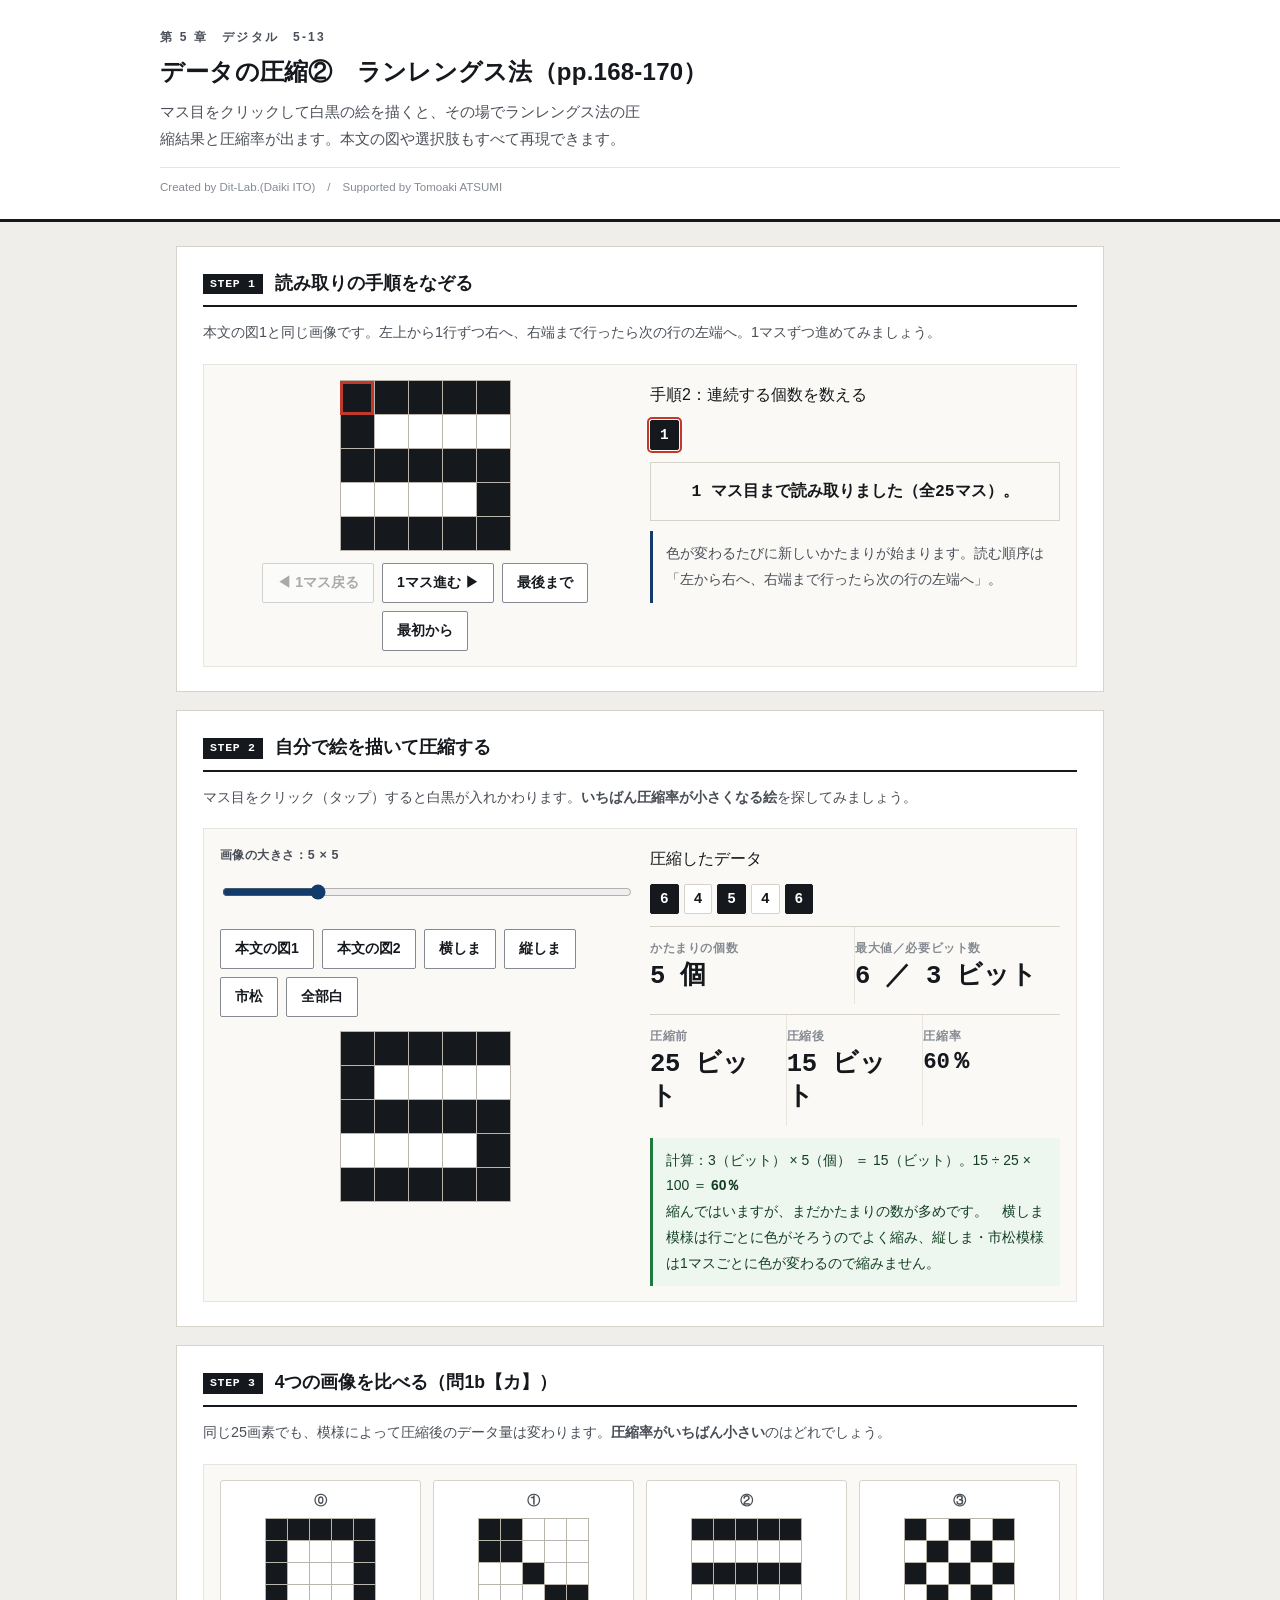
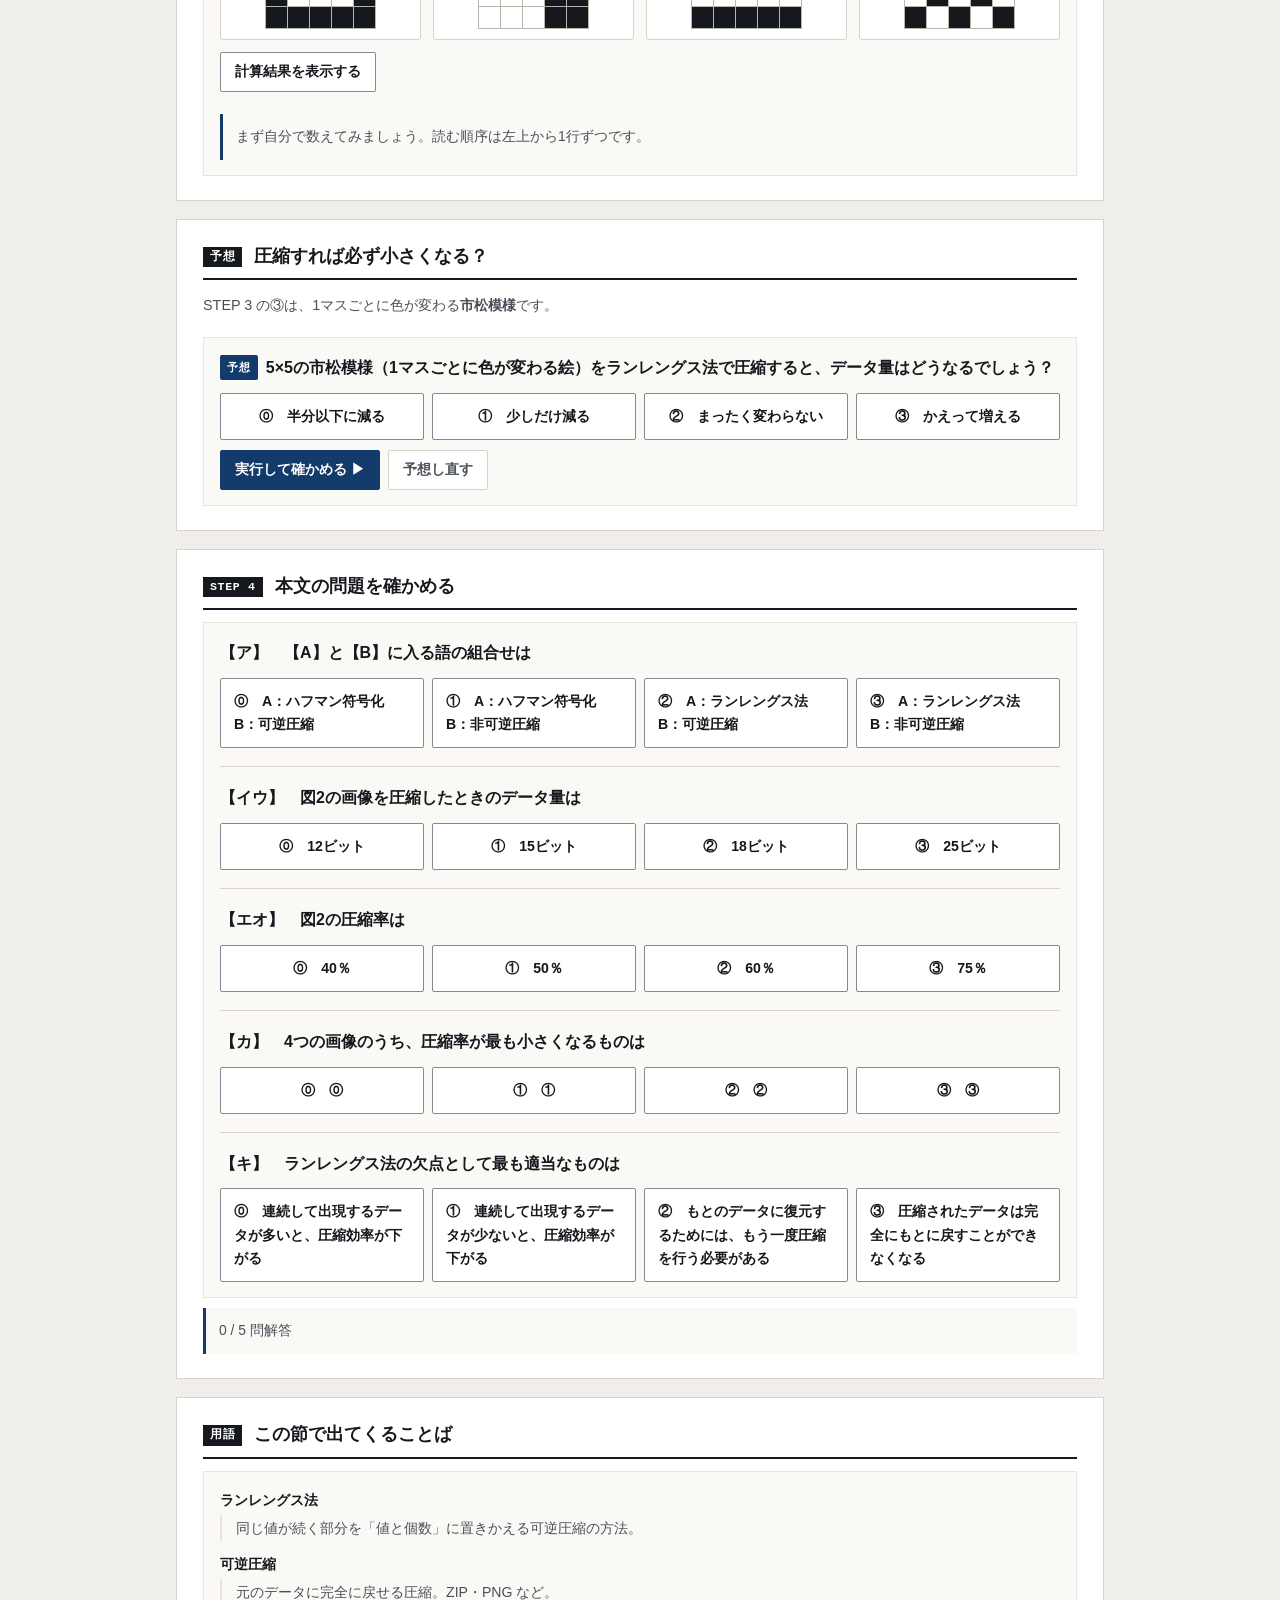
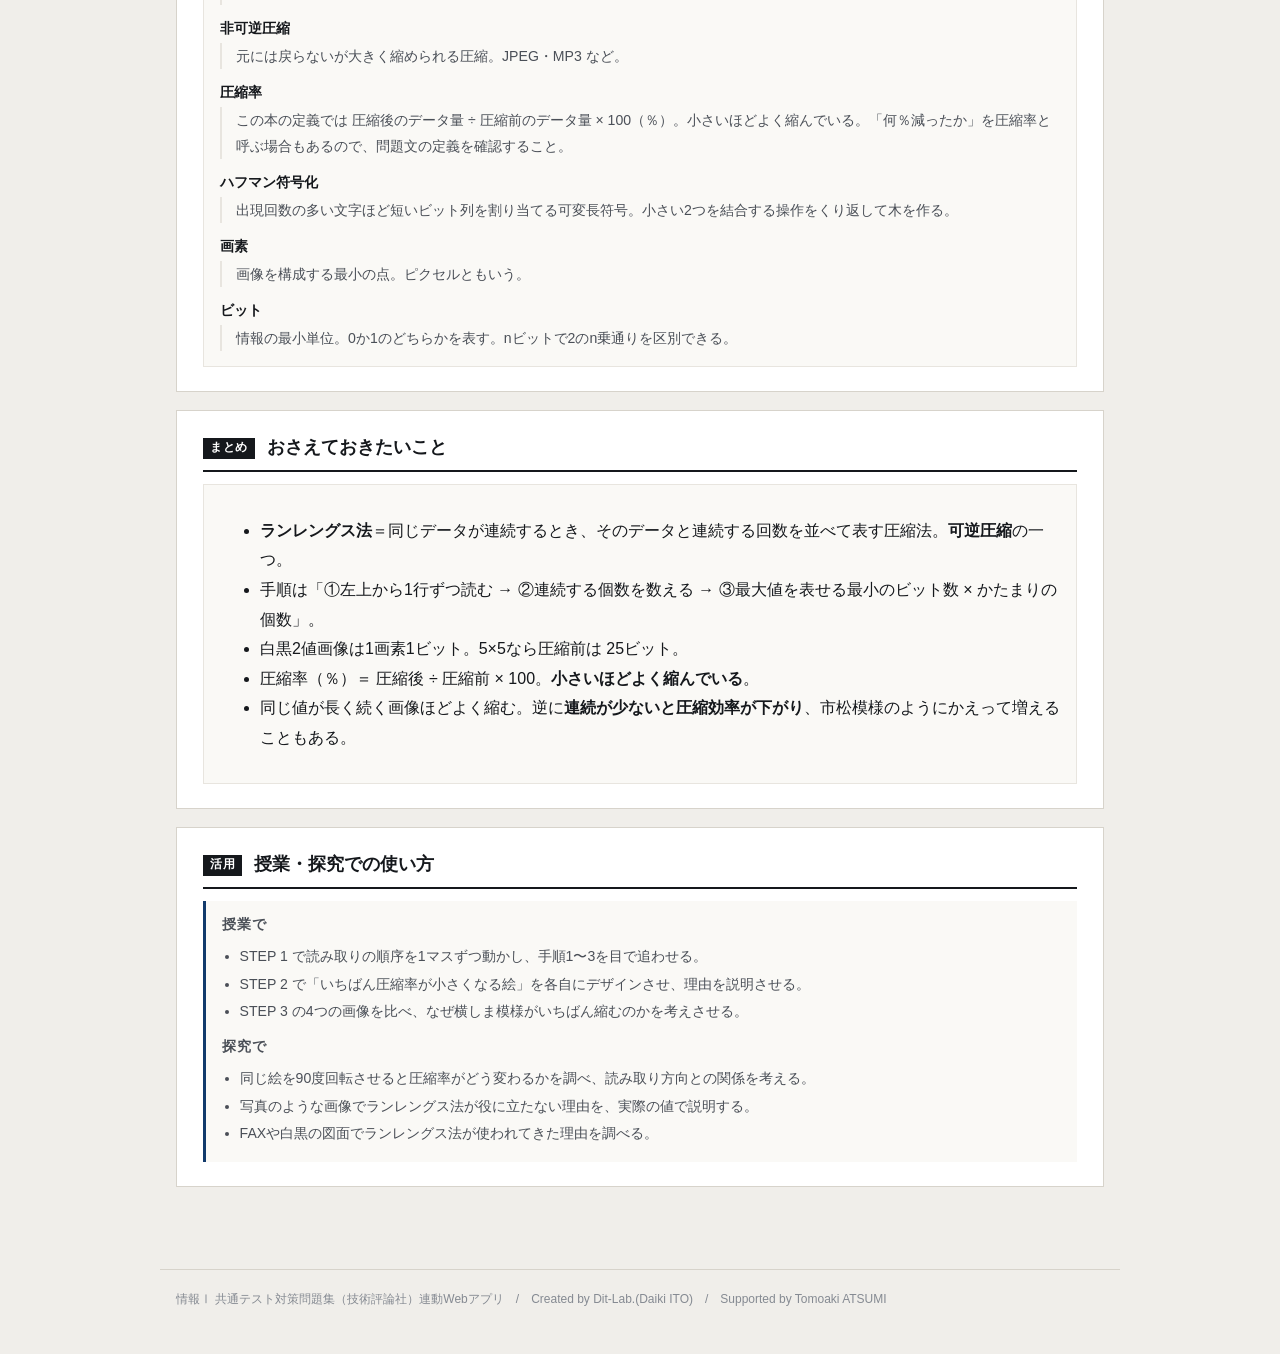
<file: index.html>
<!DOCTYPE html>
<html lang="ja">
<head>
<meta charset="UTF-8">
<meta name="viewport" content="width=device-width, initial-scale=1.0">
<title>データの圧縮②　ランレングス法｜情報Ⅰ共通テスト対策問題集</title>
<meta name="description" content="マス目をクリックして白黒の絵を描くと、その場でランレングス法の圧縮結果と圧縮率が出ます。本文の図や選択肢もすべて再現できます。">
<link rel="icon" href="data:image/svg+xml,%3Csvg xmlns=%22http://www.w3.org/2000/svg%22 viewBox=%220 0 32 32%22%3E%3Crect width=%2232%22 height=%2232%22 fill=%22%2315181c%22/%3E%3Ctext x=%2216%22 y=%2222%22 font-size=%2218%22 font-family=%22monospace%22 fill=%22%23fff%22 text-anchor=%22middle%22%3E01%3C/text%3E%3C/svg%3E">
<link rel="stylesheet" href="css/style.css?v=88681cd4">
<link rel="stylesheet" href="css/app.css?v=bfbe0cf4">
</head>
<body>

<header class="app-header">
  <div class="inner">
    <span class="eyebrow">第 5 章　デジタル　5-13</span>
    <h1>データの圧縮②　ランレングス法（pp.168-170）</h1>
    <p class="lead">マス目をクリックして白黒の絵を描くと、その場でランレングス法の圧縮結果と圧縮率が出ます。本文の図や選択肢もすべて再現できます。</p>
    <p class="credit">Created by Dit-Lab.(Daiki ITO)　/　Supported by Tomoaki ATSUMI</p>
  </div>
</header>

<main class="wrap">
  <section class="step" id="step1">
    <h2><span class="no">STEP 1</span>読み取りの手順をなぞる</h2>
    <p class="desc">本文の図1と同じ画像です。左上から1行ずつ右へ、右端まで行ったら次の行の左端へ。1マスずつ進めてみましょう。</p>
    <div class="panel">
      <div class="grid c2">
        <div>
          <table class="rlgrid" id="demoGrid"></table>
          <div class="btn-row" style="margin-top:12px;justify-content:center">
            <button class="btn" id="dPrev">◀ 1マス戻る</button>
            <button class="btn" id="dNext">1マス進む ▶</button>
            <button class="btn" id="dAll">最後まで</button>
            <button class="btn" id="dReset">最初から</button>
          </div>
        </div>
        <div>
          <p class="qhead" style="margin:0 0 4px">手順2：連続する個数を数える</p>
          <div class="runs" id="demoRuns"></div>
          <div class="eqbox" id="demoEq" style="margin-top:12px">—</div>
          <div class="note" id="demoNote" style="margin-top:10px"></div>
        </div>
      </div>
    </div>
  </section>

  <section class="step" id="step2">
    <h2><span class="no">STEP 2</span>自分で絵を描いて圧縮する</h2>
    <p class="desc">マス目をクリック（タップ）すると白黒が入れかわります。<strong>いちばん圧縮率が小さくなる絵</strong>を探してみましょう。</p>
    <div class="panel">
      <div class="grid c2">
        <div>
          <label class="fld" for="size">画像の大きさ：<span class="mono" id="sizeV">5</span> × <span class="mono" id="sizeV2">5</span></label>
          <input type="range" id="size" min="3" max="12" step="1" value="5">
          <div class="btn-row" style="margin-top:10px;flex-wrap:wrap">
            <button class="btn" data-pat="fig1">本文の図1</button>
            <button class="btn" data-pat="fig2">本文の図2</button>
            <button class="btn" data-pat="stripe">横しま</button>
            <button class="btn" data-pat="vstripe">縦しま</button>
            <button class="btn" data-pat="check">市松</button>
            <button class="btn" data-pat="clear">全部白</button>
          </div>
          <div style="margin-top:14px"><table class="rlgrid" id="editGrid"></table></div>
        </div>
        <div>
          <p class="qhead" style="margin:0 0 4px">圧縮したデータ</p>
          <div class="runs" id="editRuns"></div>
          <div class="metrics" style="margin-top:12px">
            <div class="metric"><div class="k">かたまりの個数</div><div class="v" id="mRuns">—</div></div>
            <div class="metric"><div class="k">最大値／必要ビット数</div><div class="v" id="mBits">—</div></div>
          </div>
          <div class="metrics" style="margin-top:10px">
            <div class="metric"><div class="k">圧縮前</div><div class="v" id="mBefore">—</div></div>
            <div class="metric"><div class="k">圧縮後</div><div class="v" id="mAfter">—</div></div>
            <div class="metric"><div class="k">圧縮率</div><div class="v" id="mRatio" style="font-size:1.4rem">—</div></div>
          </div>
          <div class="note" id="editNote" style="margin-top:12px"></div>
        </div>
      </div>
    </div>
  </section>

  <section class="step" id="step3">
    <h2><span class="no">STEP 3</span>4つの画像を比べる（問1b【カ】）</h2>
    <p class="desc">同じ25画素でも、模様によって圧縮後のデータ量は変わります。<strong>圧縮率がいちばん小さい</strong>のはどれでしょう。</p>
    <div class="panel">
      <div class="cands" id="candBox"></div>
      <div class="btn-row" style="margin-top:12px"><button class="btn" id="showCand">計算結果を表示する</button></div>
      <div class="tbl-scroll" style="margin-top:12px"><table class="tbl" id="candTable"></table></div>
      <div class="note" id="candNote" style="margin-top:10px"></div>
    </div>
  </section>

  <section class="step">
    <h2><span class="no">予想</span>圧縮すれば必ず小さくなる？</h2>
    <p class="desc">STEP 3 の③は、1マスごとに色が変わる<strong>市松模様</strong>です。</p>
    <div class="panel"><div id="pdR"></div></div>
  </section>

  <section class="step" id="step4">
    <h2><span class="no">STEP 4</span>本文の問題を確かめる</h2>
    <div class="panel" id="blankBox"></div>
    <div class="note" id="blankNote" style="margin-top:10px"></div>
  </section>

  <section class="step" id="glossary">
    <h2><span class="no">用語</span>この節で出てくることば</h2>
    <div class="panel"><div id="glossBox"></div></div>
  </section>

  <section class="step" id="wrap">
    <h2><span class="no">まとめ</span>おさえておきたいこと</h2>
    <div class="panel">
      <ul class="bullets">
        <li><strong>ランレングス法</strong>＝同じデータが連続するとき、そのデータと連続する回数を並べて表す圧縮法。<strong>可逆圧縮</strong>の一つ。</li>
        <li>手順は「①左上から1行ずつ読む → ②連続する個数を数える → ③最大値を表せる最小のビット数 × かたまりの個数」。</li>
        <li>白黒2値画像は1画素1ビット。5×5なら圧縮前は 25ビット。</li>
        <li>圧縮率（％）＝ 圧縮後 ÷ 圧縮前 × 100。<strong>小さいほどよく縮んでいる</strong>。</li>
        <li>同じ値が長く続く画像ほどよく縮む。逆に<strong>連続が少ないと圧縮効率が下がり</strong>、市松模様のようにかえって増えることもある。</li>
      </ul>
    </div>
  </section>

  <section class="step">
    <h2><span class="no">活用</span>授業・探究での使い方</h2>
    <div class="use-note">
      <h3>授業で</h3>
      <ul>
        <li>STEP 1 で読み取りの順序を1マスずつ動かし、手順1〜3を目で追わせる。</li>
        <li>STEP 2 で「いちばん圧縮率が小さくなる絵」を各自にデザインさせ、理由を説明させる。</li>
        <li>STEP 3 の4つの画像を比べ、なぜ横しま模様がいちばん縮むのかを考えさせる。</li>
      </ul>
      <h3 style="margin-top:12px">探究で</h3>
      <ul>
        <li>同じ絵を90度回転させると圧縮率がどう変わるかを調べ、読み取り方向との関係を考える。</li>
        <li>写真のような画像でランレングス法が役に立たない理由を、実際の値で説明する。</li>
        <li>FAXや白黒の図面でランレングス法が使われてきた理由を調べる。</li>
      </ul>
    </div>
  </section>

</main>

<footer class="app-footer">
  情報Ⅰ 共通テスト対策問題集（技術評論社）連動Webアプリ　/　Created by Dit-Lab.(Daiki ITO)　/　Supported by Tomoaki ATSUMI
</footer>

<script src="js/terms.js?v=0adfb760"></script>
<script src="js/predict.js?v=1b9c8bf0"></script>
<script src="js/app.js?v=e7e9732d"></script>
</body>
</html>
</file>
<file: css/style.css>
/* =========================================================
   情報Ⅰ 共通テスト対策問題集 — Web アプリ共通スタイル
   紙面（参考書）に寄せた設計。装飾色は使わず、色は意味を持つときだけ。
   ========================================================= */

:root{
  --paper:#ffffff;
  --paper-2:#faf9f6;      /* うすい紙 */
  --bg:#f0eeea;           /* 台紙 */
  --ink:#15181c;
  --ink-2:#4a4f57;
  --ink-3:#858a92;
  --rule:#d7d3cb;
  /* 旧名のまま書かれているアプリ用の別名（未定義だと枠線や文字色が消えるため） */
  --line: var(--rule);
  --muted: var(--ink-2);
  --sans: var(--font);         /* 罫線 */
  --rule-2:#e8e5df;
  --accent:#123a6b;       /* 濃紺。主要操作と現在地だけに使う */
  --accent-w:#e9eef6;
  --zero:#c0392b;         /* 左＝0 */
  --one:#1d4ed8;          /* 右＝1 */
  --ok:#1f7a3d;   --ok-bg:#eef6f0;
  --ng:#b3261e;   --ng-bg:#fbefee;
  --warn:#8a5a00; --warn-bg:#fbf5e8;
  --font:"Hiragino Kaku Gothic ProN","Hiragino Sans","Yu Gothic Medium","Yu Gothic",
         "Noto Sans JP",Meiryo,-apple-system,BlinkMacSystemFont,sans-serif;
  --mono:"SFMono-Regular",Menlo,Consolas,"Courier New",monospace;
}

*{box-sizing:border-box}
[hidden]{display:none !important}
html{-webkit-text-size-adjust:100%}
body{
  margin:0; background:var(--bg); color:var(--ink);
  font-family:var(--font); font-size:16px; line-height:1.85;
  font-feature-settings:"palt" 1;
}
h1,h2,h3,h4{line-height:1.45; margin:0; font-weight:700}
p{margin:0 0 .75em} p:last-child{margin-bottom:0}
a{color:var(--accent)}

/* ---------- 標題 ---------- */
.app-header{background:var(--paper); border-bottom:3px solid var(--ink); padding:26px 20px 20px}
.app-header .inner{max-width:960px; margin:0 auto}
.app-header .eyebrow{
  font-size:.75rem; font-weight:700; color:var(--ink-2); letter-spacing:.18em;
  display:block; margin-bottom:7px;
}
.app-header h1{font-size:1.5rem; letter-spacing:.01em}
.app-header .lead{font-size:.92rem; color:var(--ink-2); margin-top:9px; max-width:60ch}
.app-header .credit{
  font-size:.72rem; color:var(--ink-3); margin-top:14px;
  padding-top:9px; border-top:1px solid var(--rule-2);
}

/* ---------- 版面 ---------- */
.wrap{max-width:960px; margin:0 auto; padding:24px 16px 64px}
.step{background:var(--paper); border:1px solid var(--rule); padding:24px 26px; margin-bottom:18px}
.step > h2{
  display:flex; align-items:baseline; gap:12px; font-size:1.1rem;
  padding-bottom:9px; border-bottom:2px solid var(--ink); margin-bottom:12px;
}
.step > h2 .no{
  flex:none; font-family:var(--mono); font-size:.72rem; font-weight:700;
  background:var(--ink); color:var(--paper); padding:2px 7px; letter-spacing:.06em;
  position:relative; top:-2px;
}
.step > .desc{color:var(--ink-2); font-size:.9rem; margin-bottom:18px}
.step[hidden]{display:none}

.grid{display:grid; gap:20px}
.grid > *{min-width:0}          /* 子の中身で列が広がるのを防ぐ */
@media(min-width:800px){ .grid.c2{grid-template-columns:1fr 1fr} }
@media(min-width:800px){ .grid.c21{grid-template-columns:1.45fr 1fr} }

.panel{border:1px solid var(--rule-2); background:var(--paper-2); padding:15px 16px; min-width:0}
.panel > h3{
  font-size:.8rem; font-weight:700; color:var(--ink-2); letter-spacing:.08em;
  margin-bottom:12px; padding-bottom:6px; border-bottom:1px solid var(--rule);
}

/* ---------- 部品 ---------- */
.btn{
  appearance:none; border:1px solid var(--ink-3); background:var(--paper); color:var(--ink);
  font-family:inherit; font-size:.88rem; font-weight:700; padding:8px 14px;
  border-radius:2px; cursor:pointer; min-height:40px; line-height:1.4;
  transition:background .12s, border-color .12s, color .12s;
}
.btn:hover:not(:disabled){background:var(--accent-w); border-color:var(--accent); color:var(--accent)}
.btn:disabled{opacity:.35; cursor:not-allowed}
.btn.primary{background:var(--accent); color:var(--paper); border-color:var(--accent)}
.btn.primary:hover:not(:disabled){background:#0d2c53; color:var(--paper)}
.btn.ghost{border-color:var(--rule); color:var(--ink-2)}
.btn.sm{font-size:.8rem; padding:5px 10px; min-height:34px}
.btn-row{display:flex; flex-wrap:wrap; gap:8px; align-items:center}

/* タブ（見出し下線式） */
.seg{display:flex; gap:0; border-bottom:1px solid var(--rule)}
.seg button{
  appearance:none; border:0; background:transparent; font-family:inherit; font-size:.88rem;
  font-weight:700; color:var(--ink-3); padding:9px 4px; margin-right:26px; cursor:pointer;
  border-bottom:3px solid transparent; margin-bottom:-1px; min-height:40px;
}
.seg button:hover{color:var(--ink-2)}
.seg button[aria-pressed="true"]{color:var(--ink); border-bottom-color:var(--accent)}

label.fld{display:block; font-size:.78rem; font-weight:700; color:var(--ink-2); margin-bottom:5px; letter-spacing:.04em}
input[type=text], textarea, input[type=number]{
  width:100%; font-family:inherit; font-size:1rem; color:var(--ink);
  border:1px solid var(--ink-3); border-radius:2px; padding:9px 11px;
  background:var(--paper); min-height:42px;
}
input:focus, textarea:focus{outline:2px solid var(--accent); outline-offset:-1px; border-color:var(--accent)}
.btn:focus-visible, .seg button:focus-visible, .node-card:focus-visible{outline:2px solid var(--accent); outline-offset:2px}
textarea{resize:vertical; line-height:1.7}
.mono{font-family:var(--mono)}

table.tbl{width:100%; border-collapse:collapse; font-size:.89rem}
table.tbl th, table.tbl td{border-bottom:1px solid var(--rule-2); padding:7px 10px; text-align:right}
table.tbl th:first-child, table.tbl td:first-child{text-align:left}
table.tbl thead th{border-bottom:1.5px solid var(--ink); font-size:.76rem; color:var(--ink-2); font-weight:700; white-space:nowrap}
.tbl-scroll{overflow-x:auto; -webkit-overflow-scrolling:touch; max-width:100%}

.note{padding:10px 13px; font-size:.87rem; border-left:3px solid var(--ink-3); background:var(--paper-2); overflow-wrap:break-word; word-break:break-word}
.note.ok{background:var(--ok-bg); border-left-color:var(--ok); color:#123f22}
.note.ng{background:var(--ng-bg); border-left-color:var(--ng); color:#6d1a15}
.note.info{background:var(--paper-2); border-left-color:var(--accent); color:var(--ink-2)}
.note.warn{background:var(--warn-bg); border-left-color:var(--warn); color:#5c3d00}
.note[hidden]{display:none}

.badge{
  display:inline-block; font-size:.72rem; font-weight:700; padding:1px 7px;
  border:1px solid var(--rule); color:var(--ink-2); background:var(--paper); letter-spacing:.04em;
}

/* 数値は罫線で仕切るだけ。カードにしない */
.metrics{display:flex; flex-wrap:wrap; gap:0; border-top:1px solid var(--rule)}
.metric{flex:1 1 130px; padding:11px 14px 11px 0; border-right:1px solid var(--rule-2)}
.metric:last-child{border-right:0}
.metric .k{font-size:.74rem; color:var(--ink-3); font-weight:700; letter-spacing:.05em}
.metric .v{font-size:1.6rem; font-weight:700; line-height:1.3; font-family:var(--mono); letter-spacing:-.01em}
.metric .s{font-size:.76rem; color:var(--ink-2)}

.bit0{color:var(--zero); font-weight:700}
.bit1{color:var(--one); font-weight:700}

.app-footer{
  max-width:960px; margin:0 auto; padding:18px 16px 44px; color:var(--ink-3);
  font-size:.75rem; border-top:1px solid var(--rule);
}
.sr-only{position:absolute;width:1px;height:1px;overflow:hidden;clip:rect(0 0 0 0);white-space:nowrap}

@media(max-width:640px){
  body{font-size:15px}
  .app-header{padding:20px 16px 16px}
  .app-header h1{font-size:1.16rem}
  .wrap{padding:16px 12px 52px}
  .step{padding:18px 15px}
  .seg button{margin-right:18px; font-size:.84rem}
  .metric{flex-basis:50%; border-right:0}
}
@media (prefers-reduced-motion:reduce){ *{animation:none!important; transition:none!important} }

/* ---------- 自分のデータ・共有・印刷 ---------- */
.toolbar{display:flex; flex-wrap:wrap; gap:8px; align-items:center; margin-top:12px;
  padding-top:12px; border-top:1px solid var(--rule-2)}
.toolbar .hint{font-size:.78rem; color:var(--ink-3)}
.paste-area{width:100%; min-height:110px; font-family:var(--mono); font-size:.86rem}
.use-note{background:var(--paper-2); border-left:3px solid var(--accent); padding:14px 16px; font-size:.88rem}
.use-note h3{font-size:.86rem; letter-spacing:.06em; margin-bottom:8px; color:var(--ink-2)}
.use-note ol, .use-note ul{margin:0; padding-left:1.25em; line-height:1.95; color:var(--ink-2)}

@media print{
  body{background:#fff}
  .app-header{border-bottom:2px solid #000}
  .step{border:1px solid #bbb; break-inside:avoid; page-break-inside:avoid; margin-bottom:12px}
  .btn, .seg, .toolbar, input[type=range]{display:none !important}
  .note{border-left-width:2px}
  a[href]:after{content:""}
}

/* ---------- 入力グリッド ---------- */
.dg-scroll{overflow:auto; -webkit-overflow-scrolling:touch; border:1px solid var(--rule); background:var(--paper); max-height:420px}
table.dg{border-collapse:collapse; font-family:var(--mono); font-size:.9rem; min-width:100%}
table.dg th, table.dg td{border:1px solid var(--rule-2); padding:0}
table.dg thead th{background:var(--paper-2); position:sticky; top:0; z-index:2}
table.dg .dg-n{background:var(--paper-2); color:var(--ink-3); font-size:.76rem; font-weight:400;
  text-align:center; min-width:34px; padding:0 4px; position:sticky; left:0; z-index:1}
table.dg .dg-corner{background:var(--paper-2); min-width:34px; position:sticky; left:0; z-index:3}
table.dg .dg-act{background:var(--paper-2); width:34px}
.dg-h, .dg-c{width:100%; min-width:96px; border:0; background:transparent; font-family:inherit;
  font-size:.9rem; padding:8px 9px; color:var(--ink); min-height:38px}
.dg-h{font-weight:700; font-family:var(--font); font-size:.82rem; color:var(--ink-2)}
.dg-c.num{text-align:right}
.dg-c:focus, .dg-h:focus{outline:2px solid var(--accent); outline-offset:-2px; background:var(--accent-w)}
.dg-del{border:0; background:transparent; color:var(--ink-3); cursor:pointer; width:32px; height:34px; font-size:1rem}
.dg-del:hover{color:var(--ng)}
.dg-tools{display:flex; flex-wrap:wrap; gap:8px; align-items:center; margin-top:10px}
.dg-hint{font-size:.76rem; color:var(--ink-3)}

/* ---------- ファイル読み込み ---------- */
.filebox{display:flex; flex-wrap:wrap; gap:10px; align-items:center; padding:12px;
  border:1px dashed var(--rule); background:var(--paper-2)}
.filebox input[type=file]{font-size:.85rem; font-family:inherit; max-width:100%}
.filebox .sel{max-width:220px}
.filelabel{display:inline-flex; align-items:center; gap:6px; font-size:.85rem; font-weight:700;
  border:1px solid var(--ink-3); background:var(--paper); padding:8px 14px; border-radius:2px; cursor:pointer; min-height:40px}
.filelabel:hover{border-color:var(--accent); color:var(--accent); background:var(--accent-w)}
.filelabel input{display:none}

/* ---------- 用語解説 ---------- */
.term{position:relative; border-bottom:1.5px dotted var(--accent); cursor:help; color:var(--accent); font-weight:700}
.term .term-pop{display:none; position:absolute; left:0; top:1.7em; z-index:50; width:min(300px,78vw);
  background:var(--paper); border:1px solid var(--ink-3); box-shadow:0 6px 20px rgba(0,0,0,.14);
  padding:10px 12px; font-size:.82rem; font-weight:400; color:var(--ink-2); line-height:1.75;
  border-left:3px solid var(--accent); cursor:auto; text-align:left}
.term .term-pop b{display:block; color:var(--ink); font-size:.86rem; margin-bottom:3px}
.term.open .term-pop{display:block}
dl.gloss{margin:0; font-size:.88rem}
dl.gloss dt{font-weight:700; color:var(--ink); margin-top:10px}
dl.gloss dt:first-child{margin-top:0}
dl.gloss dd{margin:2px 0 0; color:var(--ink-2); line-height:1.85; padding-left:1em; border-left:2px solid var(--rule-2)}
@media print{ .term{border-bottom:0; color:inherit} .term .term-pop{display:none !important} }

/* ---------- スマホ・タブレット ---------- */
@media (max-width:1024px){
  /* iOS で入力時に画面が勝手に拡大するのを防ぐ（16px 未満だとズームする） */
  input[type=text], input[type=number], textarea, select, .dg-c, .dg-h{ font-size:16px }
  .dg-c, .dg-h{ min-width:110px }
}
@media (max-width:820px){
  .grid.c2,.grid.c21{grid-template-columns:1fr}
  .dg-scroll{max-height:340px}
  .filebox{flex-direction:column; align-items:stretch}
  .filebox .sel{max-width:100%}
  .term .term-pop{left:auto; right:0; width:min(280px,86vw)}
}
@media (max-width:480px){
  .step > h2{font-size:1rem; flex-wrap:wrap}
  .metrics{gap:0}
  .metric{flex-basis:50%; padding-right:10px}
  .metric .v{font-size:1.3rem}
  .btn{padding:8px 12px}
  .dg-tools{gap:6px}
  .dg-hint{width:100%}
}
/* タッチ操作でのスクロールを滑らかに */
.tbl-scroll, .dg-scroll, .tree-box{ -webkit-overflow-scrolling:touch; overscroll-behavior-x:contain }

/* 幅指定つきの入力欄がスマートフォンではみ出さないようにする */
input[type=text], input[type=number], input[type=search], textarea, select{ max-width:100% }
.btn-row > label{ min-width:0; max-width:100% }
.btn-row > label input, .btn-row > label select{ max-width:100% }

/* 共通：○×判定・並べかえ（quiz.js 用） */
.abcde{border:1px solid var(--rule); border-radius:3px; overflow:hidden}
.abcde > div{border-top:1px solid var(--rule); padding:10px 12px}
.abcde > div:first-child{border-top:0}
.abcde .st{display:flex; gap:10px; align-items:flex-start; flex-wrap:wrap}
.abcde .st .k{font-weight:700; font-family:var(--mono); min-width:1.4em}
.abcde .st .t{flex:1; min-width:12em}
.abcde .jb{display:flex; gap:6px}
.abcde .jb .btn{min-width:3.4em; padding:6px 10px; text-align:center}
.prep{display:grid; grid-template-columns:repeat(auto-fit,minmax(150px,1fr)); gap:10px; margin-top:10px}
.prep .slot{border:1px dashed var(--ink-3); border-radius:3px; padding:10px; min-height:92px; background:var(--paper)}
.prep .slot.filled{border-style:solid}
.prep .slot .tag{font:700 .74rem/1.4 var(--mono); color:var(--accent); display:block; margin-bottom:6px}
.prep .slot .txt{font-size:.86rem; line-height:1.7}
.cards{display:flex; flex-wrap:wrap; gap:8px; margin-top:10px}
.cards .c{border:1px solid var(--ink-3); border-radius:3px; padding:9px 12px; background:var(--paper);
  cursor:pointer; font-size:.88rem; max-width:100%; text-align:left; font-family:inherit; color:var(--ink)}
.cards .c:hover{background:var(--warn-bg)}
.cards .c.used{opacity:.35; pointer-events:none}

/* --- 予想してから実行 --- */
.pmark{display:inline-block; background:var(--accent); color:#fff; font-size:.7rem; font-weight:700;
  letter-spacing:.08em; padding:2px 7px; border-radius:2px; margin-right:8px; vertical-align:2px}
input.pin{font-size:1.05rem; padding:7px 10px; border:1px solid var(--rule); border-radius:3px;
  width:9em; max-width:100%; background:#fff}
.btn-row .unit{color:var(--muted); font-size:.9rem}
.choice4 .btn.on{border-color:var(--accent); box-shadow:inset 0 0 0 1px var(--accent); font-weight:700}
/* 設問文の見出し（flex ではなく通常の段落。.qhead は左右振り分け用なので用途が別） */
.pq{margin:0 0 10px; font-weight:700; line-height:1.85}

/* --- 自分のテーマでやってみる（ワークシート） --- */
.wsheet{display:grid; gap:14px}
@media(min-width:760px){ .wsheet{grid-template-columns:1fr 1fr} }
.wsf{display:block}
.wsf .wsl{display:block; font-weight:700; font-size:.9rem; margin-bottom:3px}
.wsf .wsh{display:block; font-size:.78rem; color:var(--muted); margin-bottom:5px; line-height:1.6}
.wsf textarea{width:100%; max-width:100%; font:inherit; font-size:.92rem; line-height:1.75;
  padding:8px 10px; border:1px solid var(--rule); border-radius:3px; background:#fff; resize:vertical}
.wsf textarea:focus{outline:2px solid var(--accent); outline-offset:-2px}
.wsout{margin-top:14px; border:1px solid var(--ink-3); border-radius:3px; background:#fff; padding:16px 18px}
.wsout h4{margin:0 0 10px; font-size:1rem}
.wsout dl{margin:0}
.wsout dt{font-weight:700; font-size:.84rem; color:var(--accent); margin-top:10px}
.wsout dd{margin:2px 0 0; font-size:.92rem; line-height:1.85; white-space:pre-wrap}
.wsout .wsmsg{margin:10px 0 0; font-size:.86rem; color:var(--muted)}
@media print{
  .app-header, .btn-row, .step:not(.wsprint){ display:none !important }
  .wsout{border:none; padding:0}
}
</file>
<file: css/app.css>
.qhead{display:flex; justify-content:space-between; align-items:center; margin-bottom:12px}
.card-q{border:1px solid var(--rule); background:var(--paper); padding:18px; margin-bottom:14px}
.q-scene{font-size:1rem; font-weight:700; line-height:1.9}
.choice4{display:grid; gap:8px; grid-template-columns:repeat(auto-fit,minmax(160px,1fr))}
.choice4 .btn{text-align:left; line-height:1.65; padding:11px 13px}
.choice4 .btn.correct{background:var(--ok-bg); border-color:var(--ok); color:var(--ok)}
.choice4 .btn.wrong{background:var(--ng-bg); border-color:var(--ng); color:var(--ng)}
.choice4.locked{pointer-events:none}
.sel{width:100%; font-family:inherit; font-size:.95rem; padding:9px 11px; min-height:42px;
  border:1px solid var(--ink-3); border-radius:2px; background:var(--paper); color:var(--ink)}
input[type=range]{width:100%; accent-color:var(--accent); height:34px}
.why{font-size:.85rem; color:var(--ink-2); line-height:1.85}
.eqbox{font-family:var(--mono); font-size:1.02rem; font-weight:700; text-align:center; padding:14px;
  border:1px solid var(--rule); background:var(--paper-2); line-height:1.8}
.blankin{border:1.5px solid var(--accent); background:#fff; padding:6px 8px; text-align:center;
  font-family:var(--mono); min-height:38px; font-size:.95rem; max-width:120px}
.blankin.ok{border-color:var(--ok); background:var(--ok-bg)}
.blankin.ng{border-color:var(--ng); background:var(--ng-bg)}
table.tbl td .blankin{width:100%; max-width:none}

/* --- 5-13 ランレングス法 --- */
.rlgrid{border-collapse:collapse;margin:0 auto}
.rlgrid td{width:34px;height:34px;border:1px solid #b9b5ad;padding:0;cursor:pointer}
.rlgrid td.on{background:#15181c}
.rlgrid td.off{background:#fff}
.rlgrid td.cur{outline:3px solid #c0392b;outline-offset:-3px}
.rlgrid.small td{width:22px;height:22px;cursor:default}
.runs{display:flex;flex-wrap:wrap;gap:5px;margin-top:10px}
.runs .r{border:1px solid var(--line);border-radius:2px;padding:4px 9px;font:700 .9rem/1.4 var(--mono);background:#fff}
.runs .r.b{background:#15181c;color:#fff;border-color:#15181c}
.runs .r.w{background:#fff;color:#15181c}
.runs .r.cur{outline:2px solid #c0392b;outline-offset:1px}
.cands{display:grid;grid-template-columns:repeat(auto-fit,minmax(140px,1fr));gap:12px}
.cands .c{border:1px solid var(--line);border-radius:3px;padding:10px;text-align:center;background:#fff}
.cands .c.sel{border-color:var(--accent);background:var(--warn-bg)}
.cands .c h4{margin:0 0 8px;font-size:.82rem;color:var(--muted)}
.cands .c .d{font:.74rem/1.6 var(--mono);color:var(--muted);margin-top:6px;word-break:break-all}
</file>
